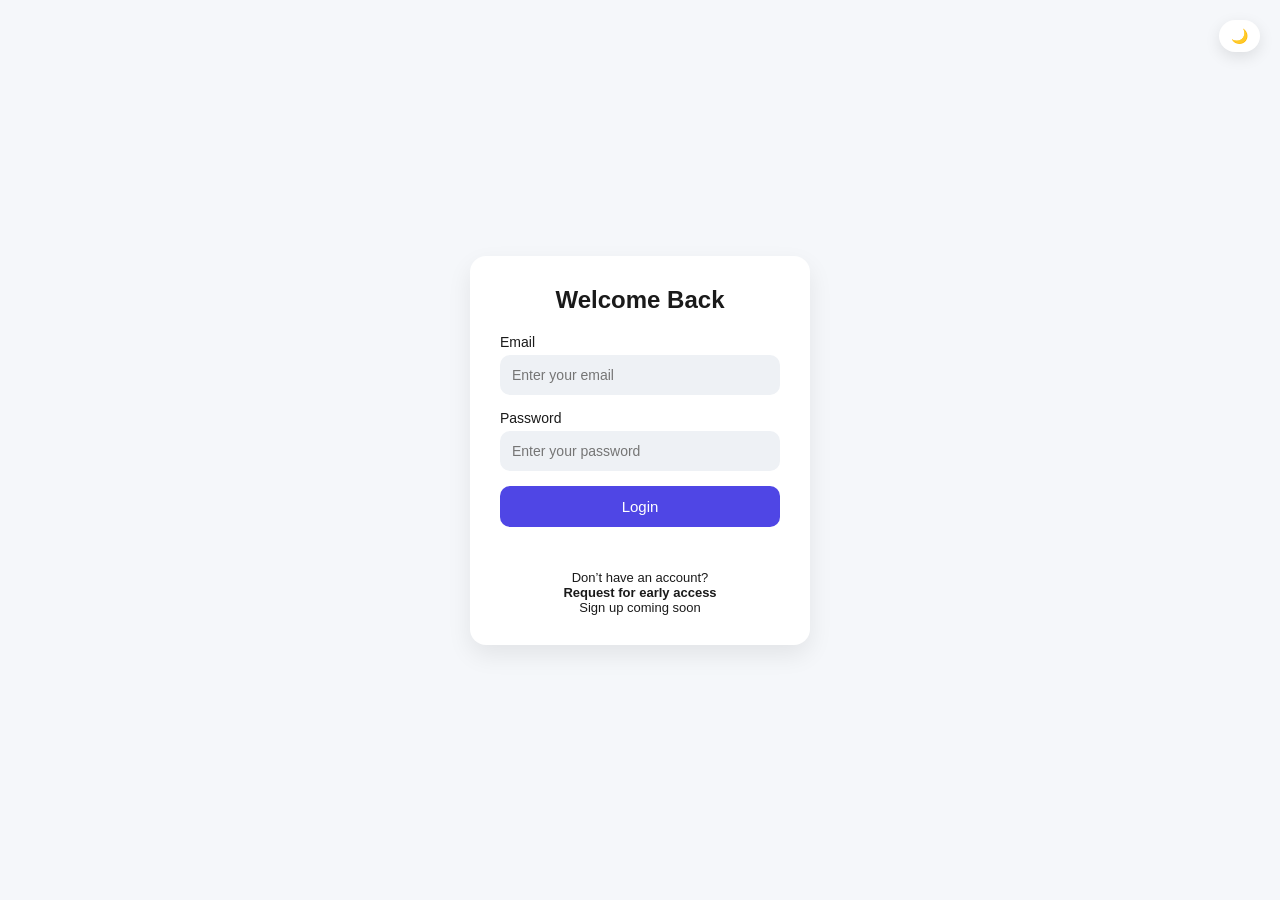
<file: index.html>
<!DOCTYPE html>
<html lang="en">
<head>
  <meta charset="UTF-8">
  <meta name="viewport" content="width=device-width, initial-scale=1.0">
  <title>Login Page</title>
  
  <style>
  :root {
  --bg: #f5f7fa;
  --card: #ffffff;
  --text: #1a1a1a;
  --input: #eef1f5;
  --primary: #4f46e5;
}

body.dark {
  --bg: #0f172a;
  --card: #1e293b;
  --text: #f1f5f9;
  --input: #334155;
  --primary: #6366f1;
}

* {
  margin: 0;
  padding: 0;
  box-sizing: border-box;
  font-family: "Segoe UI", sans-serif;
}

body {
  background: var(--bg);
  color: var(--text);
  display: flex;
  align-items: center;
  justify-content: center;
  height: 100vh;
  transition: 0.3s;
}

.container {
  width: 100%;
  max-width: 380px;
  padding: 20px;
}

.card {
  background: var(--card);
  padding: 30px;
  border-radius: 16px;
  box-shadow: 0 10px 25px rgba(0,0,0,0.08);
  transition: 0.3s;
}

h2 {
  text-align: center;
  margin-bottom: 20px;
}

.input-group {
  margin-bottom: 15px;
}

.input-group label {
  font-size: 14px;
  margin-bottom: 5px;
  display: block;
}

.input-group input {
  width: 100%;
  padding: 12px;
  border-radius: 10px;
  border: none;
  background: var(--input);
  color: var(--text);
  outline: none;
  font-size: 14px;
}

.input-group input:focus {
  outline: 2px solid var(--primary);
}

button {
  width: 100%;
  padding: 12px;
  border: none;
  border-radius: 10px;
  background: var(--primary);
  color: white;
  font-size: 15px;
  cursor: pointer;
  transition: 0.2s;
}

button:hover {
  opacity: 0.9;
}

.toggle-mode {
  position: absolute;
  top: 20px;
  right: 20px;
  cursor: pointer;
  background: var(--card);
  border-radius: 50px;
  padding: 8px 12px;
  font-size: 14px;
  box-shadow: 0 5px 15px rgba(0,0,0,0.1);
}

.footer {
  text-align: center;
  margin-top: 15px;
  font-size: 13px;
}

.footer a {
  color: var(--primary);
  text-decoration: none;
}

@media (max-width: 400px) {
  .card {
    padding: 20px;
  }
}

.message {
  margin-top: 10px;
  text-align: center;
  font-size: 14px;
  color: #ef4444;
  min-height: 18px;
}
</style>

</head>

<body>

<div class="toggle-mode" id="toggleMode">🌙</div>

<div class="container">
  <div class="card">
    <h2>Welcome Back</h2>

    <form id="loginForm">
      <div class="input-group">
        <label>Email</label>
        <input type="email" placeholder="Enter your email" required>
      </div>

      <div class="input-group">
        <label>Password</label>
        <input type="password" placeholder="Enter your password" required>
      </div>

      <button type="submit">Login</button>

      <!-- Message area -->
      <p id="message" class="message"></p>
    </form>

    <div class="footer">
      Don’t have an account? <br>
      <strong>Request for early access</strong><br>
      <span>Sign up coming soon</span>
    </div>
  </div>
</div>


  <script>
  // Load saved theme
document.addEventListener("DOMContentLoaded", () => {
  if (localStorage.getItem("theme") === "dark") {
    document.body.classList.add("dark");
  }
});

// Toggle dark/light mode
const toggleBtn = document.getElementById("toggleMode");

toggleBtn.addEventListener("click", () => {
  document.body.classList.toggle("dark");

  const isDark = document.body.classList.contains("dark");
  localStorage.setItem("theme", isDark ? "dark" : "light");
});

// Login handler
const form = document.getElementById("loginForm");
const message = document.getElementById("message");

form.addEventListener("submit", (e) => {
  e.preventDefault();

  // Always reject (whitelist system placeholder)
  message.textContent = "Account not in whitelist";
});
</script>
</body>
</html>
</file>
<file: public/style.css>
:root {
  --bg: #f5f7fa;
  --card: #ffffff;
  --text: #1a1a1a;
  --input: #eef1f5;
  --primary: #4f46e5;
}

body.dark {
  --bg: #0f172a;
  --card: #1e293b;
  --text: #f1f5f9;
  --input: #334155;
  --primary: #6366f1;
}

* {
  margin: 0;
  padding: 0;
  box-sizing: border-box;
  font-family: "Segoe UI", sans-serif;
}

body {
  background: var(--bg);
  color: var(--text);
  display: flex;
  align-items: center;
  justify-content: center;
  height: 100vh;
  transition: 0.3s;
}

.container {
  width: 100%;
  max-width: 380px;
  padding: 20px;
}

.card {
  background: var(--card);
  padding: 30px;
  border-radius: 16px;
  box-shadow: 0 10px 25px rgba(0,0,0,0.08);
  transition: 0.3s;
}

h2 {
  text-align: center;
  margin-bottom: 20px;
}

.input-group {
  margin-bottom: 15px;
}

.input-group label {
  font-size: 14px;
  margin-bottom: 5px;
  display: block;
}

.input-group input {
  width: 100%;
  padding: 12px;
  border-radius: 10px;
  border: none;
  background: var(--input);
  color: var(--text);
  outline: none;
  font-size: 14px;
}

.input-group input:focus {
  outline: 2px solid var(--primary);
}

button {
  width: 100%;
  padding: 12px;
  border: none;
  border-radius: 10px;
  background: var(--primary);
  color: white;
  font-size: 15px;
  cursor: pointer;
  transition: 0.2s;
}

button:hover {
  opacity: 0.9;
}

.toggle-mode {
  position: absolute;
  top: 20px;
  right: 20px;
  cursor: pointer;
  background: var(--card);
  border-radius: 50px;
  padding: 8px 12px;
  font-size: 14px;
  box-shadow: 0 5px 15px rgba(0,0,0,0.1);
}

.footer {
  text-align: center;
  margin-top: 15px;
  font-size: 13px;
}

.footer a {
  color: var(--primary);
  text-decoration: none;
}

@media (max-width: 400px) {
  .card {
    padding: 20px;
  }
}

.message {
  margin-top: 10px;
  text-align: center;
  font-size: 14px;
  color: #ef4444;
  min-height: 18px;
}
</file>
